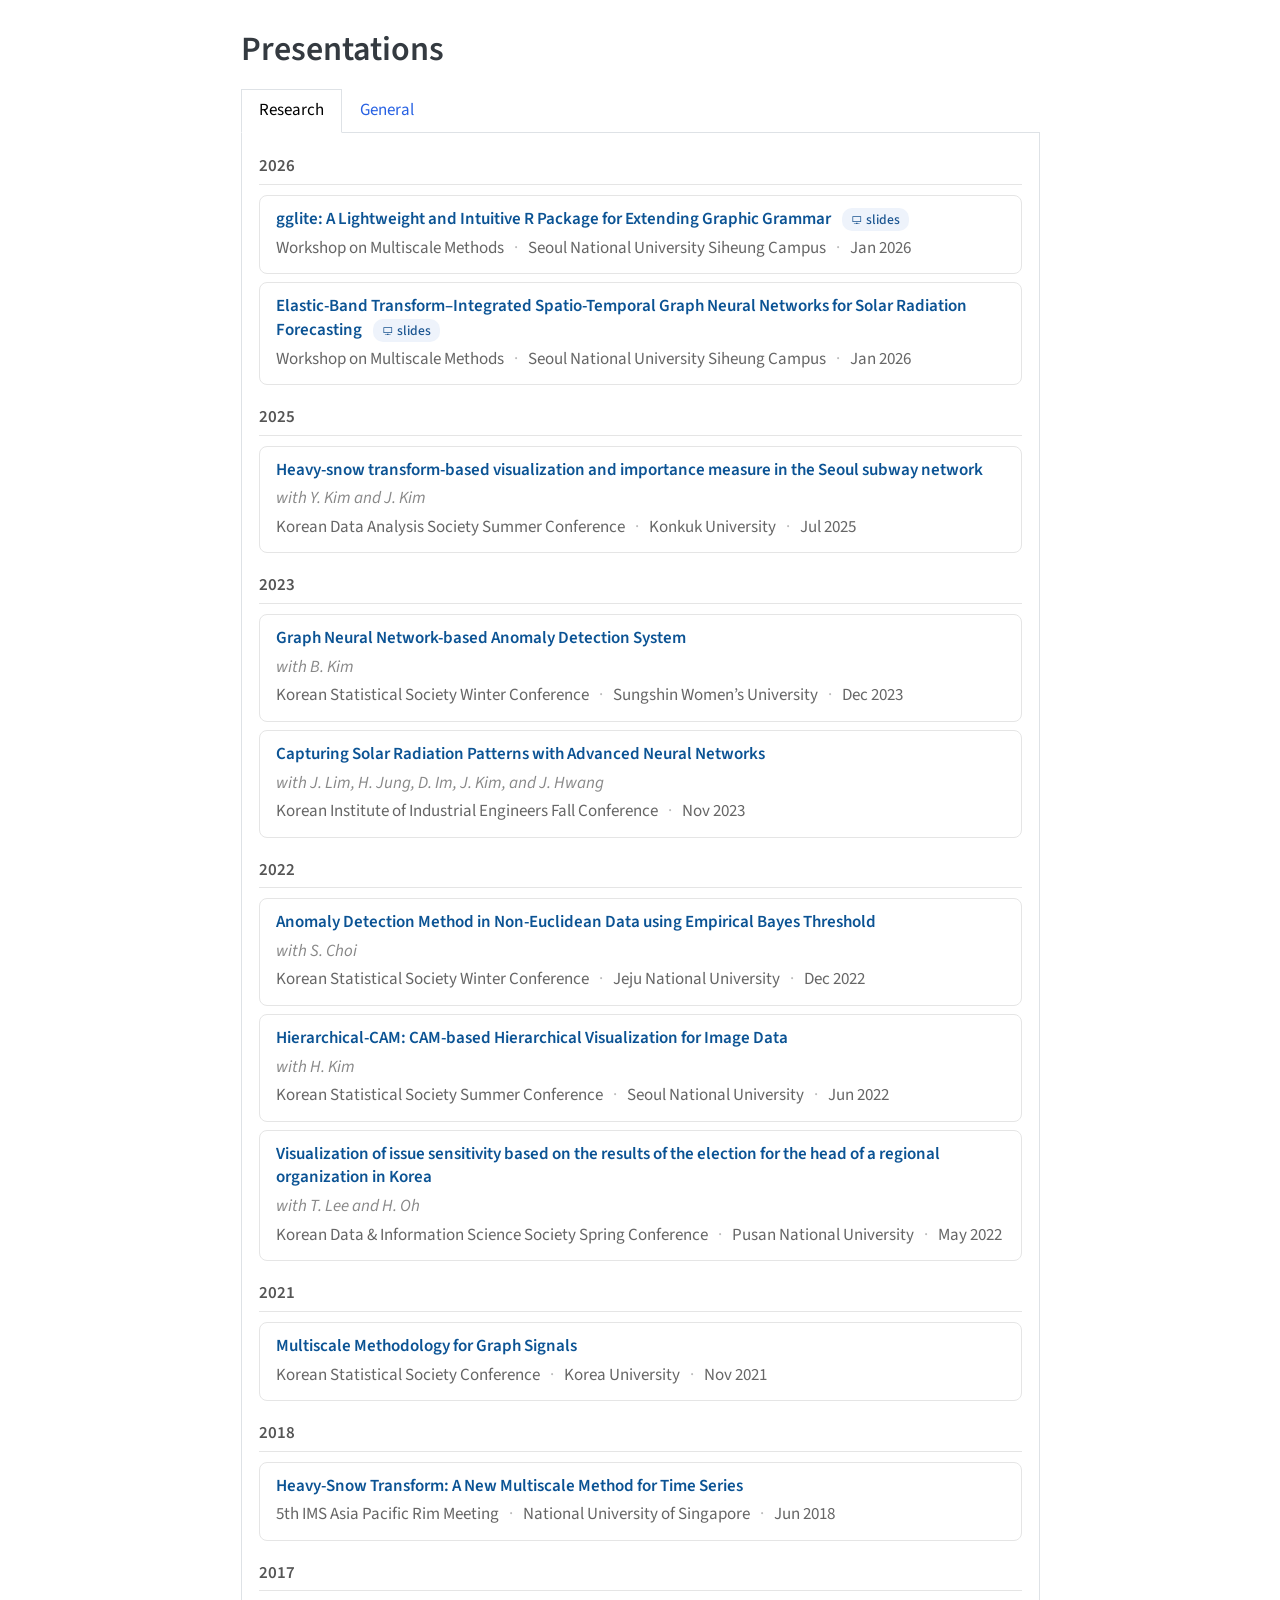
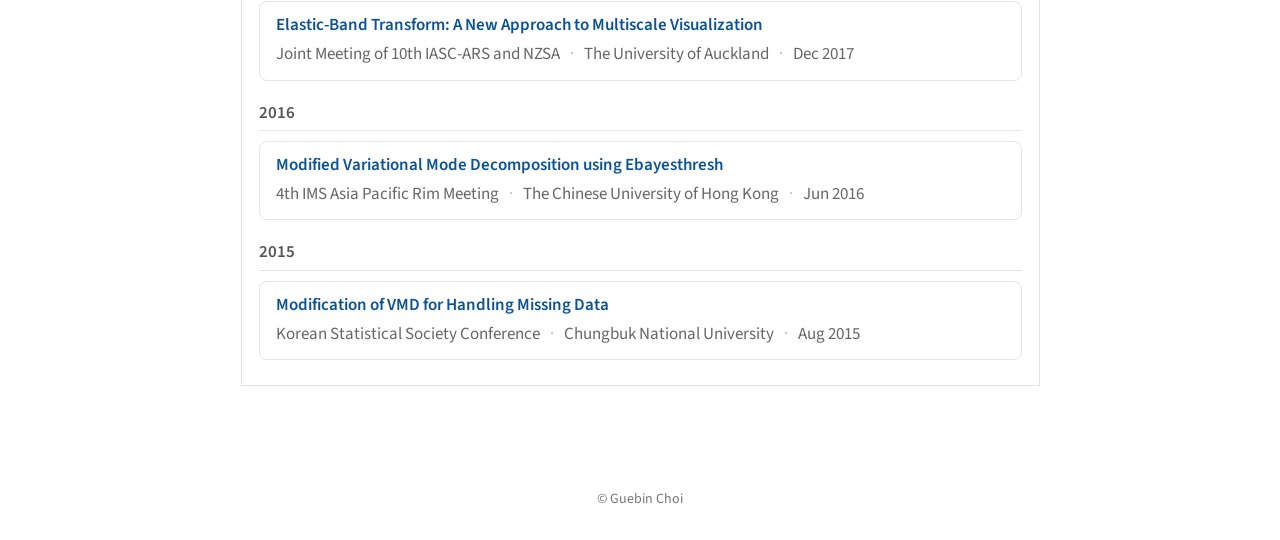
<file: docs/index.html>
<!DOCTYPE html>
<html xmlns="http://www.w3.org/1999/xhtml" lang="en" xml:lang="en"><head>

<meta charset="utf-8">
<meta name="generator" content="quarto-1.9.38">

<meta name="viewport" content="width=device-width, initial-scale=1.0, user-scalable=yes">


<title>Presentations</title>
<style>
/* Default styles provided by pandoc.
** See https://pandoc.org/MANUAL.html#variables-for-html for config info.
*/
code{white-space: pre-wrap;}
span.smallcaps{font-variant: small-caps;}
div.columns{display: flex; gap: min(4vw, 1.5em);}
div.column{flex: auto; overflow-x: auto;}
div.hanging-indent{margin-left: 1.5em; text-indent: -1.5em;}
ul.task-list{list-style: none;}
ul.task-list li input[type="checkbox"] {
  width: 0.8em;
  margin: 0 0.8em 0.2em -1em; /* quarto-specific, see https://github.com/quarto-dev/quarto-cli/issues/4556 */ 
  vertical-align: middle;
}
</style>


<script src="site_libs/quarto-nav/quarto-nav.js"></script>
<script src="site_libs/clipboard/clipboard.min.js"></script>
<script src="site_libs/quarto-search/autocomplete.umd.js"></script>
<script src="site_libs/quarto-search/fuse.min.js"></script>
<script src="site_libs/quarto-search/quarto-search.js"></script>
<meta name="quarto:offset" content="./">
<script src="site_libs/quarto-html/quarto.js" type="module"></script>
<script src="site_libs/quarto-html/tabsets/tabsets.js" type="module"></script>
<script src="site_libs/quarto-html/popper.min.js"></script>
<script src="site_libs/quarto-html/tippy.umd.min.js"></script>
<script src="site_libs/quarto-html/anchor.min.js"></script>
<link href="site_libs/quarto-html/tippy.css" rel="stylesheet">
<link href="site_libs/quarto-html/quarto-syntax-highlighting-15634bcf2e68342d4ad2dfa704d543f6.css" rel="stylesheet" id="quarto-text-highlighting-styles">
<script src="site_libs/bootstrap/bootstrap.min.js"></script>
<link href="site_libs/bootstrap/bootstrap-icons.css" rel="stylesheet">
<link href="site_libs/bootstrap/bootstrap-1f0b6967e5259af0016f5222a32c9f0e.min.css" rel="stylesheet" append-hash="true" id="quarto-bootstrap" data-mode="light">
<script id="quarto-search-options" type="application/json">{
  "location": "sidebar",
  "copy-button": false,
  "collapse-after": 3,
  "panel-placement": "start",
  "type": "textbox",
  "limit": 50,
  "keyboard-shortcut": [
    "f",
    "/",
    "s"
  ],
  "show-item-context": false,
  "language": {
    "search-no-results-text": "No results",
    "search-matching-documents-text": "matching documents",
    "search-copy-link-title": "Copy link to search",
    "search-hide-matches-text": "Hide additional matches",
    "search-more-match-text": "more match in this document",
    "search-more-matches-text": "more matches in this document",
    "search-clear-button-title": "Clear",
    "search-text-placeholder": "",
    "search-detached-cancel-button-title": "Cancel",
    "search-submit-button-title": "Submit",
    "search-label": "Search"
  }
}</script>


</head>

<body class="fullcontent quarto-light">

<div id="quarto-search-results"></div>
<!-- content -->
<div id="quarto-content" class="quarto-container page-columns page-rows-contents page-layout-article">
<!-- sidebar -->
<!-- margin-sidebar -->
    
<!-- main -->
<main class="content" id="quarto-document-content">

<header id="title-block-header" class="quarto-title-block default">
<div class="quarto-title">
<h1 class="title">Presentations</h1>
</div>



<div class="quarto-title-meta">

    
  
    
  </div>
  


</header>


<style>
  .year-header {
    font-weight: 600;
    color: #555;
    margin: 20px 0 10px 0;
    padding-bottom: 4px;
    border-bottom: 1px solid #e5e5e5;
  }
  .year-header:first-of-type {
    margin-top: 4px;
  }
  .card {
    background: white;
    border: 1px solid #e5e5e5;
    border-radius: 8px;
    padding: 12px 16px;
    margin-bottom: 8px;
    transition: box-shadow 0.15s ease;
  }
  .card:hover {
    box-shadow: 0 2px 8px rgba(0,0,0,0.05);
  }
  .card-title {
    font-weight: 600;
    color: #0b5394;
    margin-bottom: 4px;
    line-height: 1.4;
  }
  .card-meta {
    color: #666;
    display: flex;
    flex-wrap: wrap;
    gap: 4px 10px;
  }
  .card-meta .sep { color: #bbb; }
  .authors {
    color: #888;
    font-style: italic;
    margin-bottom: 3px;
  }
  a.tag {
    display: inline-flex;
    align-items: center;
    gap: 4px;
    font-size: 0.8em;
    padding: 2px 9px;
    border-radius: 10px;
    background: #eef3fb;
    color: #1a5490;
    font-weight: 500;
    margin-left: 8px;
    vertical-align: middle;
    text-decoration: none;
    transition: background 0.15s ease, color 0.15s ease;
  }
  a.tag:hover { background: #1a5490; color: white; }
  a.tag svg { width: 0.85em; height: 0.85em; fill: currentColor; }
</style>
<div class="tabset-margin-container"></div><div class="panel-tabset">
<ul class="nav nav-tabs" role="tablist"><li class="nav-item" role="presentation"><a class="nav-link active" id="tabset-1-1-tab" data-bs-toggle="tab" data-bs-target="#tabset-1-1" role="tab" aria-controls="tabset-1-1" aria-selected="true" href="">Research</a></li><li class="nav-item" role="presentation"><a class="nav-link" id="tabset-1-2-tab" data-bs-toggle="tab" data-bs-target="#tabset-1-2" role="tab" aria-controls="tabset-1-2" aria-selected="false" href="">General</a></li></ul>
<div class="tab-content">
<div id="tabset-1-1" class="tab-pane active" role="tabpanel" aria-labelledby="tabset-1-1-tab">
<div class="year-header">
2026
</div>
<div class="card">
<div class="card-title">
gglite: A Lightweight and Intuitive R Package for Extending Graphic Grammar <a href="https://miruetoto.github.io/gglite260110" class="tag" target="_blank" rel="noopener"><svg viewbox="0 0 16 16"><path d="M2 3h12v8H2V3zm1 1v6h10V4H3zm4 8h2v1h3v1H4v-1h3v-1z"></path></svg> slides</a>
</div>
<div class="card-meta">
<span>Workshop on Multiscale Methods</span><span class="sep">·</span><span>Seoul National University Siheung Campus</span><span class="sep">·</span><span>Jan 2026</span>
</div>
</div>
<div class="card">
<div class="card-title">
Elastic-Band Transform–Integrated Spatio-Temporal Graph Neural Networks for Solar Radiation Forecasting <a href="https://miruetoto.github.io/ebtsolar260108" class="tag" target="_blank" rel="noopener"><svg viewbox="0 0 16 16"><path d="M2 3h12v8H2V3zm1 1v6h10V4H3zm4 8h2v1h3v1H4v-1h3v-1z"></path></svg> slides</a>
</div>
<div class="card-meta">
<span>Workshop on Multiscale Methods</span><span class="sep">·</span><span>Seoul National University Siheung Campus</span><span class="sep">·</span><span>Jan 2026</span>
</div>
</div>
<div class="year-header">
2025
</div>
<div class="card">
<div class="card-title">
Heavy-snow transform-based visualization and importance measure in the Seoul subway network
</div>
<div class="authors">
with Y. Kim and J. Kim
</div>
<div class="card-meta">
<span>Korean Data Analysis Society Summer Conference</span><span class="sep">·</span><span>Konkuk University</span><span class="sep">·</span><span>Jul 2025</span>
</div>
</div>
<div class="year-header">
2023
</div>
<div class="card">
<div class="card-title">
Graph Neural Network-based Anomaly Detection System
</div>
<div class="authors">
with B. Kim
</div>
<div class="card-meta">
<span>Korean Statistical Society Winter Conference</span><span class="sep">·</span><span>Sungshin Women’s University</span><span class="sep">·</span><span>Dec 2023</span>
</div>
</div>
<div class="card">
<div class="card-title">
Capturing Solar Radiation Patterns with Advanced Neural Networks
</div>
<div class="authors">
with J. Lim, H. Jung, D. Im, J. Kim, and J. Hwang
</div>
<div class="card-meta">
<span>Korean Institute of Industrial Engineers Fall Conference</span><span class="sep">·</span><span>Nov 2023</span>
</div>
</div>
<div class="year-header">
2022
</div>
<div class="card">
<div class="card-title">
Anomaly Detection Method in Non-Euclidean Data using Empirical Bayes Threshold
</div>
<div class="authors">
with S. Choi
</div>
<div class="card-meta">
<span>Korean Statistical Society Winter Conference</span><span class="sep">·</span><span>Jeju National University</span><span class="sep">·</span><span>Dec 2022</span>
</div>
</div>
<div class="card">
<div class="card-title">
Hierarchical-CAM: CAM-based Hierarchical Visualization for Image Data
</div>
<div class="authors">
with H. Kim
</div>
<div class="card-meta">
<span>Korean Statistical Society Summer Conference</span><span class="sep">·</span><span>Seoul National University</span><span class="sep">·</span><span>Jun 2022</span>
</div>
</div>
<div class="card">
<div class="card-title">
Visualization of issue sensitivity based on the results of the election for the head of a regional organization in Korea
</div>
<div class="authors">
with T. Lee and H. Oh
</div>
<div class="card-meta">
<span>Korean Data &amp; Information Science Society Spring Conference</span><span class="sep">·</span><span>Pusan National University</span><span class="sep">·</span><span>May 2022</span>
</div>
</div>
<div class="year-header">
2021
</div>
<div class="card">
<div class="card-title">
Multiscale Methodology for Graph Signals
</div>
<div class="card-meta">
<span>Korean Statistical Society Conference</span><span class="sep">·</span><span>Korea University</span><span class="sep">·</span><span>Nov 2021</span>
</div>
</div>
<div class="year-header">
2018
</div>
<div class="card">
<div class="card-title">
Heavy-Snow Transform: A New Multiscale Method for Time Series
</div>
<div class="card-meta">
<span>5th IMS Asia Pacific Rim Meeting</span><span class="sep">·</span><span>National University of Singapore</span><span class="sep">·</span><span>Jun 2018</span>
</div>
</div>
<div class="year-header">
2017
</div>
<div class="card">
<div class="card-title">
Elastic-Band Transform: A New Approach to Multiscale Visualization
</div>
<div class="card-meta">
<span>Joint Meeting of 10th IASC-ARS and NZSA</span><span class="sep">·</span><span>The University of Auckland</span><span class="sep">·</span><span>Dec 2017</span>
</div>
</div>
<div class="year-header">
2016
</div>
<div class="card">
<div class="card-title">
Modified Variational Mode Decomposition using Ebayesthresh
</div>
<div class="card-meta">
<span>4th IMS Asia Pacific Rim Meeting</span><span class="sep">·</span><span>The Chinese University of Hong Kong</span><span class="sep">·</span><span>Jun 2016</span>
</div>
</div>
<div class="year-header">
2015
</div>
<div class="card">
<div class="card-title">
Modification of VMD for Handling Missing Data
</div>
<div class="card-meta">
<span>Korean Statistical Society Conference</span><span class="sep">·</span><span>Chungbuk National University</span><span class="sep">·</span><span>Aug 2015</span>
</div>
</div>
</div>
<div id="tabset-1-2" class="tab-pane" role="tabpanel" aria-labelledby="tabset-1-2-tab">
<div class="year-header">
2026
</div>
<div class="card">
<div class="card-title">
자연과학 연구자의 에이전틱 AI 활용사례 <a href="https://guebin.github.io/ssu-261026/261026.html" class="tag" target="_blank" rel="noopener"><svg viewbox="0 0 16 16"><path d="M2 3h12v8H2V3zm1 1v6h10V4H3zm4 8h2v1h3v1H4v-1h3v-1z"></path></svg> slides</a>
</div>
<div class="card-meta">
<span>숭실대학교 G-LAMP사업단 교육워크숍</span><span class="sep">·</span><span>2026-10-26</span>
</div>
</div>
<div class="card">
<div class="card-title">
생성형 AI 이용 파이썬 실무 <a href="https://guebin.github.io/rda261002/1002.html" class="tag" target="_blank" rel="noopener"><svg viewbox="0 0 16 16"><path d="M2 3h12v8H2V3zm1 1v6h10V4H3zm4 8h2v1h3v1H4v-1h3v-1z"></path></svg> slides</a>
</div>
<div class="card-meta">
<span>농촌진흥청 신규연구사 교육과정</span><span class="sep">·</span><span>2026-10-02</span>
</div>
</div>
<div class="card">
<div class="card-title">
Vibe Coding for Researchers: Building AI-Assisted Research Workflows <a href="https://guebin.github.io/aia260529/vibe.html" class="tag" target="_blank" rel="noopener"><svg viewbox="0 0 16 16"><path d="M2 3h12v8H2V3zm1 1v6h10V4H3zm4 8h2v1h3v1H4v-1h3v-1z"></path></svg> slides</a>
</div>
<div class="card-meta">
<span>한국인공지능학회 2026 인공지능 춘계 단기강좌</span><span class="sep">·</span><span>삼성생명빌딩 대연수실</span><span class="sep">·</span><span>2026-05-29</span>
</div>
</div>
<div class="card">
<div class="card-title">
에이전틱 AI 워크플로우 실습: 통계연구자를 위한 비디오 가이드 <a href="https://miruetoto.github.io/cnu-260330" class="tag" target="_blank" rel="noopener"><svg viewbox="0 0 16 16"><path d="M2 3h12v8H2V3zm1 1v6h10V4H3zm4 8h2v1h3v1H4v-1h3v-1z"></path></svg> slides</a>
</div>
<div class="card-meta">
<span>충남대학교 DS세미나</span><span class="sep">·</span><span>2026-03-30</span>
</div>
</div>
<div class="card">
<div class="card-title">
통계 연구자를 위한 에이전틱 AI 활용법 <a href="https://miruetoto.github.io/agentic-260224/" class="tag" target="_blank" rel="noopener"><svg viewbox="0 0 16 16"><path d="M2 3h12v8H2V3zm1 1v6h10V4H3zm4 8h2v1h3v1H4v-1h3v-1z"></path></svg> slides</a>
</div>
<div class="card-meta">
<span>다중척도연구실 세미나</span><span class="sep">·</span><span>2026-02-24</span>
</div>
</div>
<div class="year-header">
2025
</div>
<div class="card">
<div class="card-title">
ChatGPT시대의 코딩공부 <a href="https://miruetoto.github.io/JBIG-20251201" class="tag" target="_blank" rel="noopener"><svg viewbox="0 0 16 16"><path d="M2 3h12v8H2V3zm1 1v6h10V4H3zm4 8h2v1h3v1H4v-1h3v-1z"></path></svg> slides</a>
</div>
<div class="card-meta">
<span>JBIG 세미나</span><span class="sep">·</span><span>2025-12-01</span>
</div>
</div>
<div class="card">
<div class="card-title">
ChatGPT를 이용한 파이썬 실무 <a href="https://guebin.github.io/rda251022/1022.html" class="tag" target="_blank" rel="noopener"><svg viewbox="0 0 16 16"><path d="M2 3h12v8H2V3zm1 1v6h10V4H3zm4 8h2v1h3v1H4v-1h3v-1z"></path></svg> slides</a>
</div>
<div class="card-meta">
<span>농촌진흥청</span><span class="sep">·</span><span>2025-10-22</span>
</div>
</div>
<div class="card">
<div class="card-title">
AI 기반 데이터 사이언스 <a href="https://guebin.github.io/rda250723/qslides.html" class="tag" target="_blank" rel="noopener"><svg viewbox="0 0 16 16"><path d="M2 3h12v8H2V3zm1 1v6h10V4H3zm4 8h2v1h3v1H4v-1h3v-1z"></path></svg> slides</a>
</div>
<div class="card-meta">
<span>농촌진흥청</span><span class="sep">·</span><span>2025-07-23</span>
</div>
</div>
<div class="card">
<div class="card-title">
Exploring Multiscale Methods <a href="https://guebin.github.io/unist0611/ppt.html" class="tag" target="_blank" rel="noopener"><svg viewbox="0 0 16 16"><path d="M2 3h12v8H2V3zm1 1v6h10V4H3zm4 8h2v1h3v1H4v-1h3v-1z"></path></svg> slides</a>
</div>
<div class="card-meta">
<span>UNIST 인공지능대학원 세미나</span><span class="sep">·</span><span>2025-06-11</span>
</div>
</div>
</div>
</div>
</div>



</main> <!-- /main -->
<script id="quarto-html-after-body" type="application/javascript">
  window.document.addEventListener("DOMContentLoaded", function (event) {
    const icon = "";
    const anchorJS = new window.AnchorJS();
    anchorJS.options = {
      placement: 'right',
      icon: icon
    };
    anchorJS.add('.anchored');
    const isCodeAnnotation = (el) => {
      for (const clz of el.classList) {
        if (clz.startsWith('code-annotation-')) {                     
          return true;
        }
      }
      return false;
    }
    const onCopySuccess = function(e) {
      // button target
      const button = e.trigger;
      // don't keep focus
      button.blur();
      // flash "checked"
      button.classList.add('code-copy-button-checked');
      var currentTitle = button.getAttribute("title");
      button.setAttribute("title", "Copied!");
      let tooltip;
      if (window.bootstrap) {
        button.setAttribute("data-bs-toggle", "tooltip");
        button.setAttribute("data-bs-placement", "left");
        button.setAttribute("data-bs-title", "Copied!");
        tooltip = new bootstrap.Tooltip(button, 
          { trigger: "manual", 
            customClass: "code-copy-button-tooltip",
            offset: [0, -8]});
        tooltip.show();    
      }
      setTimeout(function() {
        if (tooltip) {
          tooltip.hide();
          button.removeAttribute("data-bs-title");
          button.removeAttribute("data-bs-toggle");
          button.removeAttribute("data-bs-placement");
        }
        button.setAttribute("title", currentTitle);
        button.classList.remove('code-copy-button-checked');
      }, 1000);
      // clear code selection
      e.clearSelection();
    }
    const getTextToCopy = function(trigger) {
      const outerScaffold = trigger.parentElement.cloneNode(true);
      const codeEl = outerScaffold.querySelector('code');
      for (const childEl of codeEl.children) {
        if (isCodeAnnotation(childEl)) {
          childEl.remove();
        }
      }
      return codeEl.innerText;
    }
    const clipboard = new window.ClipboardJS('.code-copy-button:not([data-in-quarto-modal])', {
      text: getTextToCopy
    });
    clipboard.on('success', onCopySuccess);
    if (window.document.getElementById('quarto-embedded-source-code-modal')) {
      const clipboardModal = new window.ClipboardJS('.code-copy-button[data-in-quarto-modal]', {
        text: getTextToCopy,
        container: window.document.getElementById('quarto-embedded-source-code-modal')
      });
      clipboardModal.on('success', onCopySuccess);
    }
      var localhostRegex = new RegExp(/^(?:http|https):\/\/localhost\:?[0-9]*\//);
      var mailtoRegex = new RegExp(/^mailto:/);
        var filterRegex = new RegExp('/' + window.location.host + '/');
      var isInternal = (href) => {
          return filterRegex.test(href) || localhostRegex.test(href) || mailtoRegex.test(href);
      }
      // Inspect non-navigation links and adorn them if external
     var links = window.document.querySelectorAll('a[href]:not(.nav-link):not(.navbar-brand):not(.toc-action):not(.sidebar-link):not(.sidebar-item-toggle):not(.pagination-link):not(.no-external):not([aria-hidden]):not(.dropdown-item):not(.quarto-navigation-tool):not(.about-link)');
      for (var i=0; i<links.length; i++) {
        const link = links[i];
        if (!isInternal(link.href)) {
          // undo the damage that might have been done by quarto-nav.js in the case of
          // links that we want to consider external
          if (link.dataset.originalHref !== undefined) {
            link.href = link.dataset.originalHref;
          }
        }
      }
    function tippyHover(el, contentFn, onTriggerFn, onUntriggerFn) {
      const config = {
        allowHTML: true,
        maxWidth: 500,
        delay: 100,
        arrow: false,
        appendTo: function(el) {
            return el.parentElement;
        },
        interactive: true,
        interactiveBorder: 10,
        theme: 'quarto',
        placement: 'bottom-start',
      };
      if (contentFn) {
        config.content = contentFn;
      }
      if (onTriggerFn) {
        config.onTrigger = onTriggerFn;
      }
      if (onUntriggerFn) {
        config.onUntrigger = onUntriggerFn;
      }
      window.tippy(el, config); 
    }
    const noterefs = window.document.querySelectorAll('a[role="doc-noteref"]');
    for (var i=0; i<noterefs.length; i++) {
      const ref = noterefs[i];
      tippyHover(ref, function() {
        // use id or data attribute instead here
        let href = ref.getAttribute('data-footnote-href') || ref.getAttribute('href');
        try { href = new URL(href).hash; } catch {}
        const id = href.replace(/^#\/?/, "");
        const note = window.document.getElementById(id);
        if (note) {
          return note.innerHTML;
        } else {
          return "";
        }
      });
    }
    const xrefs = window.document.querySelectorAll('a.quarto-xref');
    const processXRef = (id, note) => {
      // Strip column container classes
      const stripColumnClz = (el) => {
        el.classList.remove("page-full", "page-columns");
        if (el.children) {
          for (const child of el.children) {
            stripColumnClz(child);
          }
        }
      }
      stripColumnClz(note)
      if (id === null || id.startsWith('sec-')) {
        // Special case sections, only their first couple elements
        const container = document.createElement("div");
        if (note.children && note.children.length > 2) {
          container.appendChild(note.children[0].cloneNode(true));
          for (let i = 1; i < note.children.length; i++) {
            const child = note.children[i];
            if (child.tagName === "P" && child.innerText === "") {
              continue;
            } else {
              container.appendChild(child.cloneNode(true));
              break;
            }
          }
          if (window.Quarto?.typesetMath) {
            window.Quarto.typesetMath(container);
          }
          return container.innerHTML
        } else {
          if (window.Quarto?.typesetMath) {
            window.Quarto.typesetMath(note);
          }
          return note.innerHTML;
        }
      } else {
        // Remove any anchor links if they are present
        const anchorLink = note.querySelector('a.anchorjs-link');
        if (anchorLink) {
          anchorLink.remove();
        }
        if (window.Quarto?.typesetMath) {
          window.Quarto.typesetMath(note);
        }
        if (note.classList.contains("callout")) {
          return note.outerHTML;
        } else {
          return note.innerHTML;
        }
      }
    }
    for (var i=0; i<xrefs.length; i++) {
      const xref = xrefs[i];
      tippyHover(xref, undefined, function(instance) {
        instance.disable();
        let url = xref.getAttribute('href');
        let hash = undefined; 
        if (url.startsWith('#')) {
          hash = url;
        } else {
          try { hash = new URL(url).hash; } catch {}
        }
        if (hash) {
          const id = hash.replace(/^#\/?/, "");
          const note = window.document.getElementById(id);
          if (note !== null) {
            try {
              const html = processXRef(id, note.cloneNode(true));
              instance.setContent(html);
            } finally {
              instance.enable();
              instance.show();
            }
          } else {
            // See if we can fetch this
            fetch(url.split('#')[0])
            .then(res => res.text())
            .then(html => {
              const parser = new DOMParser();
              const htmlDoc = parser.parseFromString(html, "text/html");
              const note = htmlDoc.getElementById(id);
              if (note !== null) {
                const html = processXRef(id, note);
                instance.setContent(html);
              } 
            }).finally(() => {
              instance.enable();
              instance.show();
            });
          }
        } else {
          // See if we can fetch a full url (with no hash to target)
          // This is a special case and we should probably do some content thinning / targeting
          fetch(url)
          .then(res => res.text())
          .then(html => {
            const parser = new DOMParser();
            const htmlDoc = parser.parseFromString(html, "text/html");
            const note = htmlDoc.querySelector('main.content');
            if (note !== null) {
              // This should only happen for chapter cross references
              // (since there is no id in the URL)
              // remove the first header
              if (note.children.length > 0 && note.children[0].tagName === "HEADER") {
                note.children[0].remove();
              }
              const html = processXRef(null, note);
              instance.setContent(html);
            } 
          }).finally(() => {
            instance.enable();
            instance.show();
          });
        }
      }, function(instance) {
      });
    }
        let selectedAnnoteEl;
        const selectorForAnnotation = ( cell, annotation) => {
          let cellAttr = 'data-code-cell="' + cell + '"';
          let lineAttr = 'data-code-annotation="' +  annotation + '"';
          const selector = 'span[' + cellAttr + '][' + lineAttr + ']';
          return selector;
        }
        const selectCodeLines = (annoteEl) => {
          const doc = window.document;
          const targetCell = annoteEl.getAttribute("data-target-cell");
          const targetAnnotation = annoteEl.getAttribute("data-target-annotation");
          const annoteSpan = window.document.querySelector(selectorForAnnotation(targetCell, targetAnnotation));
          const lines = annoteSpan.getAttribute("data-code-lines").split(",");
          const lineIds = lines.map((line) => {
            return targetCell + "-" + line;
          })
          let top = null;
          let height = null;
          let parent = null;
          if (lineIds.length > 0) {
              //compute the position of the single el (top and bottom and make a div)
              const el = window.document.getElementById(lineIds[0]);
              top = el.offsetTop;
              height = el.offsetHeight;
              parent = el.parentElement.parentElement;
            if (lineIds.length > 1) {
              const lastEl = window.document.getElementById(lineIds[lineIds.length - 1]);
              const bottom = lastEl.offsetTop + lastEl.offsetHeight;
              height = bottom - top;
            }
            if (top !== null && height !== null && parent !== null) {
              // cook up a div (if necessary) and position it 
              let div = window.document.getElementById("code-annotation-line-highlight");
              if (div === null) {
                div = window.document.createElement("div");
                div.setAttribute("id", "code-annotation-line-highlight");
                div.style.position = 'absolute';
                parent.appendChild(div);
              }
              div.style.top = top - 2 + "px";
              div.style.height = height + 4 + "px";
              div.style.left = 0;
              let gutterDiv = window.document.getElementById("code-annotation-line-highlight-gutter");
              if (gutterDiv === null) {
                gutterDiv = window.document.createElement("div");
                gutterDiv.setAttribute("id", "code-annotation-line-highlight-gutter");
                gutterDiv.style.position = 'absolute';
                const codeCell = window.document.getElementById(targetCell);
                const gutter = codeCell.querySelector('.code-annotation-gutter');
                gutter.appendChild(gutterDiv);
              }
              gutterDiv.style.top = top - 2 + "px";
              gutterDiv.style.height = height + 4 + "px";
            }
            selectedAnnoteEl = annoteEl;
          }
        };
        const unselectCodeLines = () => {
          const elementsIds = ["code-annotation-line-highlight", "code-annotation-line-highlight-gutter"];
          elementsIds.forEach((elId) => {
            const div = window.document.getElementById(elId);
            if (div) {
              div.remove();
            }
          });
          selectedAnnoteEl = undefined;
        };
          // Handle positioning of the toggle
      window.addEventListener(
        "resize",
        throttle(() => {
          elRect = undefined;
          if (selectedAnnoteEl) {
            selectCodeLines(selectedAnnoteEl);
          }
        }, 10)
      );
      function throttle(fn, ms) {
      let throttle = false;
      let timer;
        return (...args) => {
          if(!throttle) { // first call gets through
              fn.apply(this, args);
              throttle = true;
          } else { // all the others get throttled
              if(timer) clearTimeout(timer); // cancel #2
              timer = setTimeout(() => {
                fn.apply(this, args);
                timer = throttle = false;
              }, ms);
          }
        };
      }
        // Attach click handler to the DT
        const annoteDls = window.document.querySelectorAll('dt[data-target-cell]');
        for (const annoteDlNode of annoteDls) {
          annoteDlNode.addEventListener('click', (event) => {
            const clickedEl = event.target;
            if (clickedEl !== selectedAnnoteEl) {
              unselectCodeLines();
              const activeEl = window.document.querySelector('dt[data-target-cell].code-annotation-active');
              if (activeEl) {
                activeEl.classList.remove('code-annotation-active');
              }
              selectCodeLines(clickedEl);
              clickedEl.classList.add('code-annotation-active');
            } else {
              // Unselect the line
              unselectCodeLines();
              clickedEl.classList.remove('code-annotation-active');
            }
          });
        }
    const findCites = (el) => {
      const parentEl = el.parentElement;
      if (parentEl) {
        const cites = parentEl.dataset.cites;
        if (cites) {
          return {
            el,
            cites: cites.split(' ')
          };
        } else {
          return findCites(el.parentElement)
        }
      } else {
        return undefined;
      }
    };
    var bibliorefs = window.document.querySelectorAll('a[role="doc-biblioref"]');
    for (var i=0; i<bibliorefs.length; i++) {
      const ref = bibliorefs[i];
      const citeInfo = findCites(ref);
      if (citeInfo) {
        tippyHover(citeInfo.el, function() {
          var popup = window.document.createElement('div');
          citeInfo.cites.forEach(function(cite) {
            var citeDiv = window.document.createElement('div');
            citeDiv.classList.add('hanging-indent');
            citeDiv.classList.add('csl-entry');
            var biblioDiv = window.document.getElementById('ref-' + cite);
            if (biblioDiv) {
              citeDiv.innerHTML = biblioDiv.innerHTML;
            }
            popup.appendChild(citeDiv);
          });
          return popup.innerHTML;
        });
      }
    }
  });
  </script>
</div> <!-- /content -->
<footer class="footer">
  <div class="nav-footer">
    <div class="nav-footer-left">
      &nbsp;
    </div>   
    <div class="nav-footer-center">
<p>© Guebin Choi</p>
</div>
    <div class="nav-footer-right">
      &nbsp;
    </div>
  </div>
</footer>




</body></html>
</file>
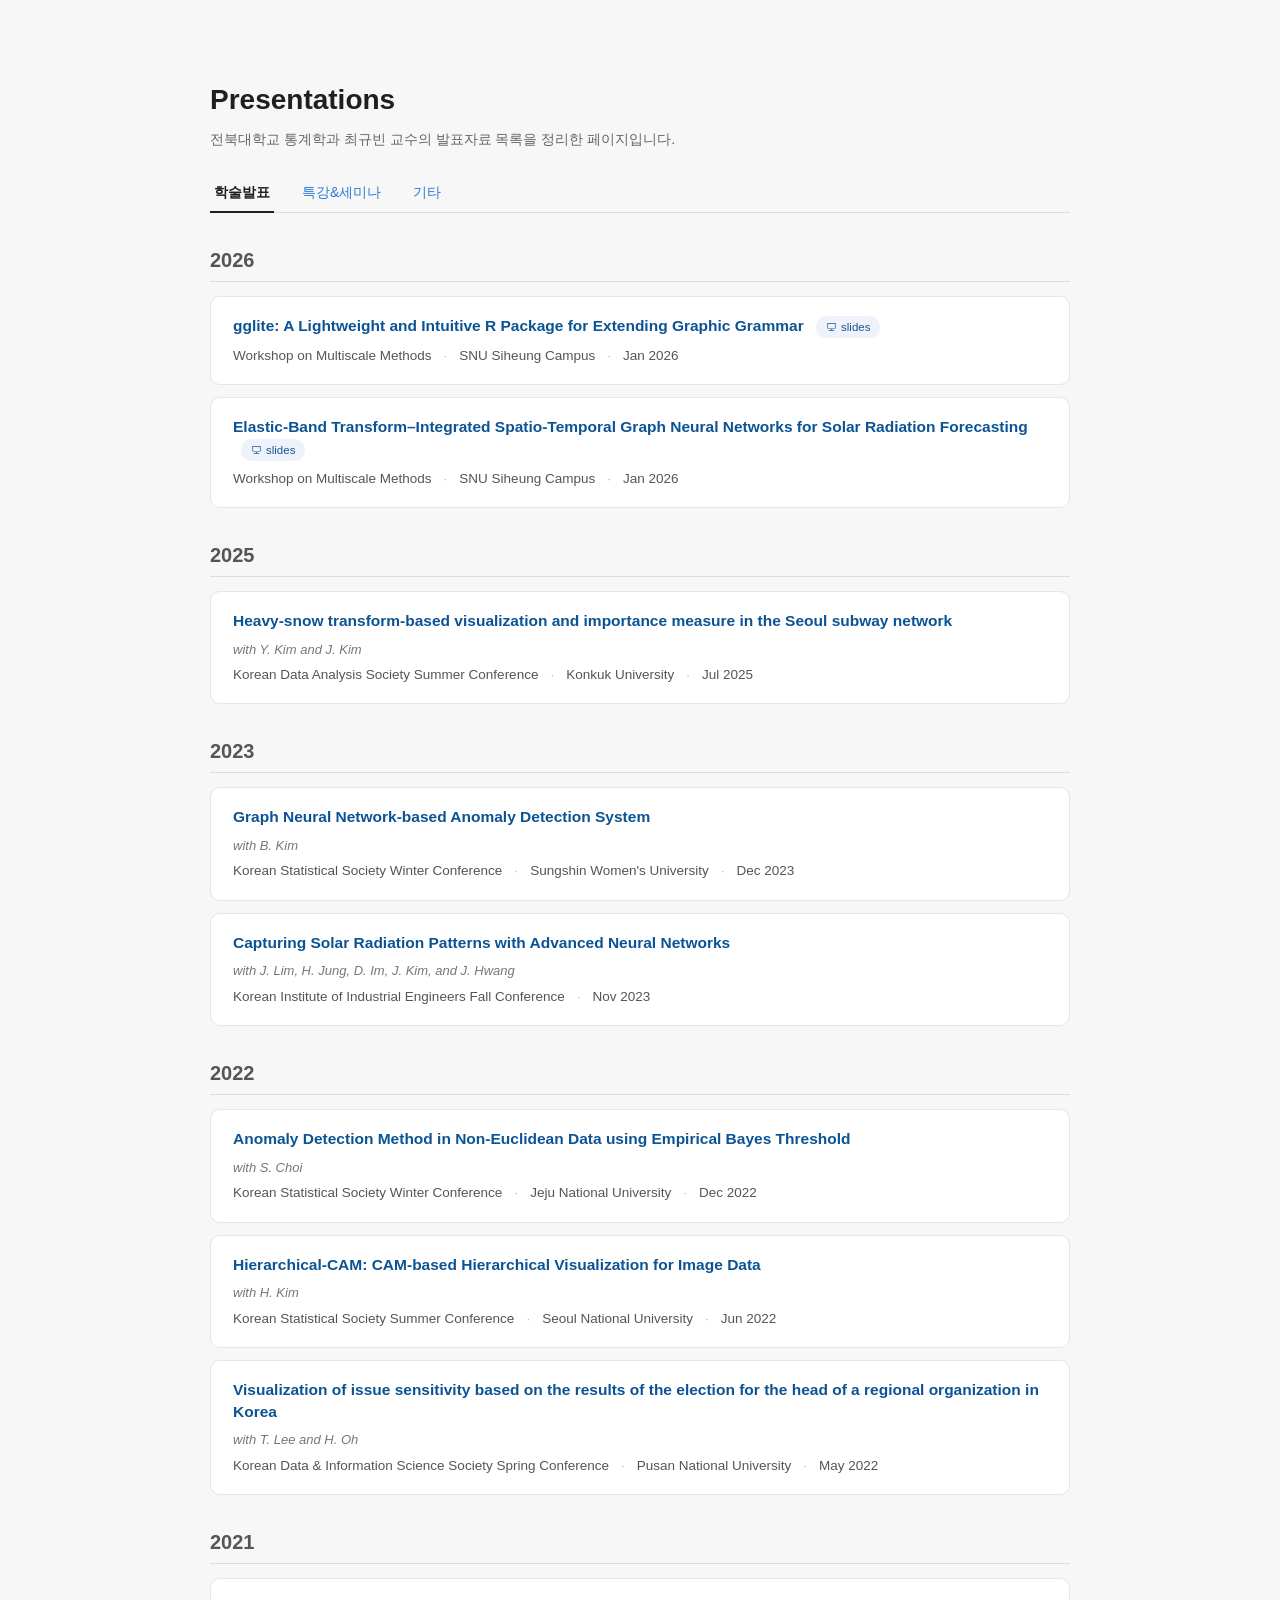
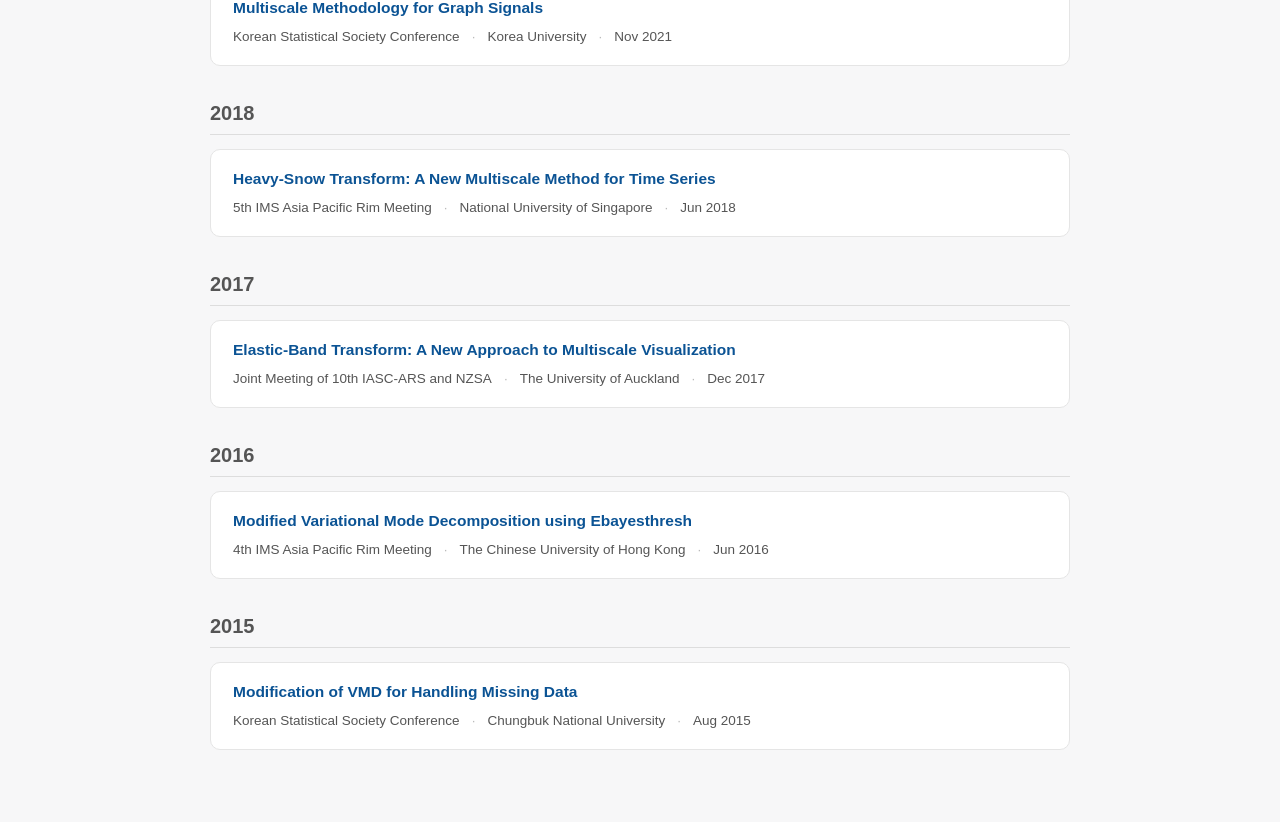
<file: presentations_final_v2.html>
<!DOCTYPE html>
<html lang="ko">
<head>
<meta charset="UTF-8">
<title>Presentations</title>
<style>
  body {
    font-family: -apple-system, BlinkMacSystemFont, 'Segoe UI', sans-serif;
    max-width: 860px;
    margin: 40px auto;
    padding: 20px;
    background: #f7f7f8;
    color: #1f1f1f;
    line-height: 1.5;
  }
  h1 {
    font-size: 28px;
    margin-bottom: 8px;
  }
  .subtitle {
    color: #666;
    font-size: 14px;
    margin-bottom: 24px;
  }
  .tabs {
    border-bottom: 1px solid #ddd;
    margin-bottom: 20px;
    display: flex;
    gap: 24px;
  }
  .tab {
    padding: 8px 4px;
    font-size: 14px;
    color: #2b7ad4;
    text-decoration: none;
    cursor: pointer;
  }
  .tab.active {
    color: #1f1f1f;
    font-weight: 600;
    border-bottom: 2px solid #1f1f1f;
    margin-bottom: -1px;
  }
  .year-header {
    font-size: 20px;
    font-weight: 600;
    color: #555;
    margin: 32px 0 14px 0;
    padding-bottom: 6px;
    border-bottom: 1px solid #ddd;
  }
  .year-header:first-of-type {
    margin-top: 8px;
  }
  .card {
    background: white;
    border: 1px solid #e5e5e5;
    border-radius: 10px;
    padding: 18px 22px;
    margin-bottom: 12px;
    transition: box-shadow 0.15s ease, transform 0.15s ease;
  }
  .card:hover {
    box-shadow: 0 4px 14px rgba(0,0,0,0.06);
    transform: translateY(-1px);
  }
  .card-title {
    font-size: 15.5px;
    font-weight: 600;
    color: #0b5394;
    margin-bottom: 8px;
    line-height: 1.4;
  }
  .card-meta {
    font-size: 13.5px;
    color: #555;
    display: flex;
    flex-wrap: wrap;
    gap: 6px 12px;
  }
  .card-meta .sep {
    color: #bbb;
  }
  .authors {
    font-size: 13px;
    color: #777;
    font-style: italic;
    margin-bottom: 6px;
  }
  /* slides 뱃지 - 링크 역할 */
  a.tag {
    display: inline-flex;
    align-items: center;
    gap: 4px;
    font-size: 11.5px;
    padding: 3px 10px;
    border-radius: 10px;
    background: #eef3fb;
    color: #1a5490;
    font-weight: 500;
    margin-left: 8px;
    vertical-align: middle;
    text-decoration: none;
    transition: background 0.15s ease, color 0.15s ease;
  }
  a.tag:hover {
    background: #1a5490;
    color: white;
  }
  a.tag svg {
    width: 11px;
    height: 11px;
    fill: currentColor;
  }
</style>
</head>
<body>

<h1>Presentations</h1>
<div class="subtitle">전북대학교 통계학과 최규빈 교수의 발표자료 목록을 정리한 페이지입니다.</div>

<div class="tabs">
  <span class="tab active">학술발표</span>
  <span class="tab">특강&amp;세미나</span>
  <span class="tab">기타</span>
</div>

<div class="year-header">2026</div>

<div class="card">
  <div class="card-title">
    gglite: A Lightweight and Intuitive R Package for Extending Graphic Grammar
    <a href="https://example.com/gglite-slides" class="tag" target="_blank" rel="noopener">
      <svg viewBox="0 0 16 16"><path d="M2 3h12v8H2V3zm1 1v6h10V4H3zm4 8h2v1h3v1H4v-1h3v-1z"/></svg>
      slides
    </a>
  </div>
  <div class="card-meta">
    <span>Workshop on Multiscale Methods</span>
    <span class="sep">·</span>
    <span>SNU Siheung Campus</span>
    <span class="sep">·</span>
    <span>Jan 2026</span>
  </div>
</div>

<div class="card">
  <div class="card-title">
    Elastic-Band Transform–Integrated Spatio-Temporal Graph Neural Networks for Solar Radiation Forecasting
    <a href="https://example.com/ebt-solar-slides" class="tag" target="_blank" rel="noopener">
      <svg viewBox="0 0 16 16"><path d="M2 3h12v8H2V3zm1 1v6h10V4H3zm4 8h2v1h3v1H4v-1h3v-1z"/></svg>
      slides
    </a>
  </div>
  <div class="card-meta">
    <span>Workshop on Multiscale Methods</span>
    <span class="sep">·</span>
    <span>SNU Siheung Campus</span>
    <span class="sep">·</span>
    <span>Jan 2026</span>
  </div>
</div>

<div class="year-header">2025</div>

<div class="card">
  <div class="card-title">
    Heavy-snow transform-based visualization and importance measure in the Seoul subway network
  </div>
  <div class="authors">with Y. Kim and J. Kim</div>
  <div class="card-meta">
    <span>Korean Data Analysis Society Summer Conference</span>
    <span class="sep">·</span>
    <span>Konkuk University</span>
    <span class="sep">·</span>
    <span>Jul 2025</span>
  </div>
</div>

<div class="year-header">2023</div>

<div class="card">
  <div class="card-title">
    Graph Neural Network-based Anomaly Detection System
  </div>
  <div class="authors">with B. Kim</div>
  <div class="card-meta">
    <span>Korean Statistical Society Winter Conference</span>
    <span class="sep">·</span>
    <span>Sungshin Women's University</span>
    <span class="sep">·</span>
    <span>Dec 2023</span>
  </div>
</div>

<div class="card">
  <div class="card-title">
    Capturing Solar Radiation Patterns with Advanced Neural Networks
  </div>
  <div class="authors">with J. Lim, H. Jung, D. Im, J. Kim, and J. Hwang</div>
  <div class="card-meta">
    <span>Korean Institute of Industrial Engineers Fall Conference</span>
    <span class="sep">·</span>
    <span>Nov 2023</span>
  </div>
</div>

<div class="year-header">2022</div>

<div class="card">
  <div class="card-title">
    Anomaly Detection Method in Non-Euclidean Data using Empirical Bayes Threshold
  </div>
  <div class="authors">with S. Choi</div>
  <div class="card-meta">
    <span>Korean Statistical Society Winter Conference</span>
    <span class="sep">·</span>
    <span>Jeju National University</span>
    <span class="sep">·</span>
    <span>Dec 2022</span>
  </div>
</div>

<div class="card">
  <div class="card-title">
    Hierarchical-CAM: CAM-based Hierarchical Visualization for Image Data
  </div>
  <div class="authors">with H. Kim</div>
  <div class="card-meta">
    <span>Korean Statistical Society Summer Conference</span>
    <span class="sep">·</span>
    <span>Seoul National University</span>
    <span class="sep">·</span>
    <span>Jun 2022</span>
  </div>
</div>

<div class="card">
  <div class="card-title">
    Visualization of issue sensitivity based on the results of the election for the head of a regional organization in Korea
  </div>
  <div class="authors">with T. Lee and H. Oh</div>
  <div class="card-meta">
    <span>Korean Data &amp; Information Science Society Spring Conference</span>
    <span class="sep">·</span>
    <span>Pusan National University</span>
    <span class="sep">·</span>
    <span>May 2022</span>
  </div>
</div>

<div class="year-header">2021</div>

<div class="card">
  <div class="card-title">
    Multiscale Methodology for Graph Signals
  </div>
  <div class="card-meta">
    <span>Korean Statistical Society Conference</span>
    <span class="sep">·</span>
    <span>Korea University</span>
    <span class="sep">·</span>
    <span>Nov 2021</span>
  </div>
</div>

<div class="year-header">2018</div>

<div class="card">
  <div class="card-title">
    Heavy-Snow Transform: A New Multiscale Method for Time Series
  </div>
  <div class="card-meta">
    <span>5th IMS Asia Pacific Rim Meeting</span>
    <span class="sep">·</span>
    <span>National University of Singapore</span>
    <span class="sep">·</span>
    <span>Jun 2018</span>
  </div>
</div>

<div class="year-header">2017</div>

<div class="card">
  <div class="card-title">
    Elastic-Band Transform: A New Approach to Multiscale Visualization
  </div>
  <div class="card-meta">
    <span>Joint Meeting of 10th IASC-ARS and NZSA</span>
    <span class="sep">·</span>
    <span>The University of Auckland</span>
    <span class="sep">·</span>
    <span>Dec 2017</span>
  </div>
</div>

<div class="year-header">2016</div>

<div class="card">
  <div class="card-title">
    Modified Variational Mode Decomposition using Ebayesthresh
  </div>
  <div class="card-meta">
    <span>4th IMS Asia Pacific Rim Meeting</span>
    <span class="sep">·</span>
    <span>The Chinese University of Hong Kong</span>
    <span class="sep">·</span>
    <span>Jun 2016</span>
  </div>
</div>

<div class="year-header">2015</div>

<div class="card">
  <div class="card-title">
    Modification of VMD for Handling Missing Data
  </div>
  <div class="card-meta">
    <span>Korean Statistical Society Conference</span>
    <span class="sep">·</span>
    <span>Chungbuk National University</span>
    <span class="sep">·</span>
    <span>Aug 2015</span>
  </div>
</div>

</body>
</html>
</file>
<file: docs/site_libs/quarto-html/tippy.css>
.tippy-box[data-animation=fade][data-state=hidden]{opacity:0}[data-tippy-root]{max-width:calc(100vw - 10px)}.tippy-box{position:relative;background-color:#333;color:#fff;border-radius:4px;font-size:14px;line-height:1.4;white-space:normal;outline:0;transition-property:transform,visibility,opacity}.tippy-box[data-placement^=top]>.tippy-arrow{bottom:0}.tippy-box[data-placement^=top]>.tippy-arrow:before{bottom:-7px;left:0;border-width:8px 8px 0;border-top-color:initial;transform-origin:center top}.tippy-box[data-placement^=bottom]>.tippy-arrow{top:0}.tippy-box[data-placement^=bottom]>.tippy-arrow:before{top:-7px;left:0;border-width:0 8px 8px;border-bottom-color:initial;transform-origin:center bottom}.tippy-box[data-placement^=left]>.tippy-arrow{right:0}.tippy-box[data-placement^=left]>.tippy-arrow:before{border-width:8px 0 8px 8px;border-left-color:initial;right:-7px;transform-origin:center left}.tippy-box[data-placement^=right]>.tippy-arrow{left:0}.tippy-box[data-placement^=right]>.tippy-arrow:before{left:-7px;border-width:8px 8px 8px 0;border-right-color:initial;transform-origin:center right}.tippy-box[data-inertia][data-state=visible]{transition-timing-function:cubic-bezier(.54,1.5,.38,1.11)}.tippy-arrow{width:16px;height:16px;color:#333}.tippy-arrow:before{content:"";position:absolute;border-color:transparent;border-style:solid}.tippy-content{position:relative;padding:5px 9px;z-index:1}
</file>
<file: docs/site_libs/quarto-html/quarto-syntax-highlighting-15634bcf2e68342d4ad2dfa704d543f6.css>
/* quarto syntax highlight colors */
:root {
  --quarto-hl-ot-color: #003B4F;
  --quarto-hl-at-color: #657422;
  --quarto-hl-ss-color: #20794D;
  --quarto-hl-an-color: #5E5E5E;
  --quarto-hl-fu-color: #4758AB;
  --quarto-hl-st-color: #20794D;
  --quarto-hl-cf-color: #003B4F;
  --quarto-hl-op-color: #5E5E5E;
  --quarto-hl-er-color: #AD0000;
  --quarto-hl-bn-color: #AD0000;
  --quarto-hl-al-color: #AD0000;
  --quarto-hl-va-color: #111111;
  --quarto-hl-bu-color: inherit;
  --quarto-hl-ex-color: inherit;
  --quarto-hl-pp-color: #AD0000;
  --quarto-hl-in-color: #5E5E5E;
  --quarto-hl-vs-color: #20794D;
  --quarto-hl-wa-color: #5E5E5E;
  --quarto-hl-do-color: #5E5E5E;
  --quarto-hl-im-color: #00769E;
  --quarto-hl-ch-color: #20794D;
  --quarto-hl-dt-color: #AD0000;
  --quarto-hl-fl-color: #AD0000;
  --quarto-hl-co-color: #5E5E5E;
  --quarto-hl-cv-color: #5E5E5E;
  --quarto-hl-cn-color: #8f5902;
  --quarto-hl-sc-color: #5E5E5E;
  --quarto-hl-dv-color: #AD0000;
  --quarto-hl-kw-color: #003B4F;
}

/* other quarto variables */
:root {
  --quarto-font-monospace: SFMono-Regular, Menlo, Monaco, Consolas, "Liberation Mono", "Courier New", monospace;
}

/* syntax highlight based on Pandoc's rules */
pre > code.sourceCode > span {
  color: #003B4F;
}

code.sourceCode > span {
  color: #003B4F;
}

div.sourceCode,
div.sourceCode pre.sourceCode {
  color: #003B4F;
}

/* Normal */
code span {
  color: #003B4F;
}

/* Alert */
code span.al {
  color: #AD0000;
  font-style: inherit;
}

/* Annotation */
code span.an {
  color: #5E5E5E;
  font-style: inherit;
}

/* Attribute */
code span.at {
  color: #657422;
  font-style: inherit;
}

/* BaseN */
code span.bn {
  color: #AD0000;
  font-style: inherit;
}

/* BuiltIn */
code span.bu {
  font-style: inherit;
}

/* ControlFlow */
code span.cf {
  color: #003B4F;
  font-weight: bold;
  font-style: inherit;
}

/* Char */
code span.ch {
  color: #20794D;
  font-style: inherit;
}

/* Constant */
code span.cn {
  color: #8f5902;
  font-style: inherit;
}

/* Comment */
code span.co {
  color: #5E5E5E;
  font-style: inherit;
}

/* CommentVar */
code span.cv {
  color: #5E5E5E;
  font-style: italic;
}

/* Documentation */
code span.do {
  color: #5E5E5E;
  font-style: italic;
}

/* DataType */
code span.dt {
  color: #AD0000;
  font-style: inherit;
}

/* DecVal */
code span.dv {
  color: #AD0000;
  font-style: inherit;
}

/* Error */
code span.er {
  color: #AD0000;
  font-style: inherit;
}

/* Extension */
code span.ex {
  font-style: inherit;
}

/* Float */
code span.fl {
  color: #AD0000;
  font-style: inherit;
}

/* Function */
code span.fu {
  color: #4758AB;
  font-style: inherit;
}

/* Import */
code span.im {
  color: #00769E;
  font-style: inherit;
}

/* Information */
code span.in {
  color: #5E5E5E;
  font-style: inherit;
}

/* Keyword */
code span.kw {
  color: #003B4F;
  font-weight: bold;
  font-style: inherit;
}

/* Operator */
code span.op {
  color: #5E5E5E;
  font-style: inherit;
}

/* Other */
code span.ot {
  color: #003B4F;
  font-style: inherit;
}

/* Preprocessor */
code span.pp {
  color: #AD0000;
  font-style: inherit;
}

/* SpecialChar */
code span.sc {
  color: #5E5E5E;
  font-style: inherit;
}

/* SpecialString */
code span.ss {
  color: #20794D;
  font-style: inherit;
}

/* String */
code span.st {
  color: #20794D;
  font-style: inherit;
}

/* Variable */
code span.va {
  color: #111111;
  font-style: inherit;
}

/* VerbatimString */
code span.vs {
  color: #20794D;
  font-style: inherit;
}

/* Warning */
code span.wa {
  color: #5E5E5E;
  font-style: italic;
}

.prevent-inlining {
  content: "</";
}

/*# sourceMappingURL=f23921c56f73e400b49028c9186a1aa0.css.map */
</file>
